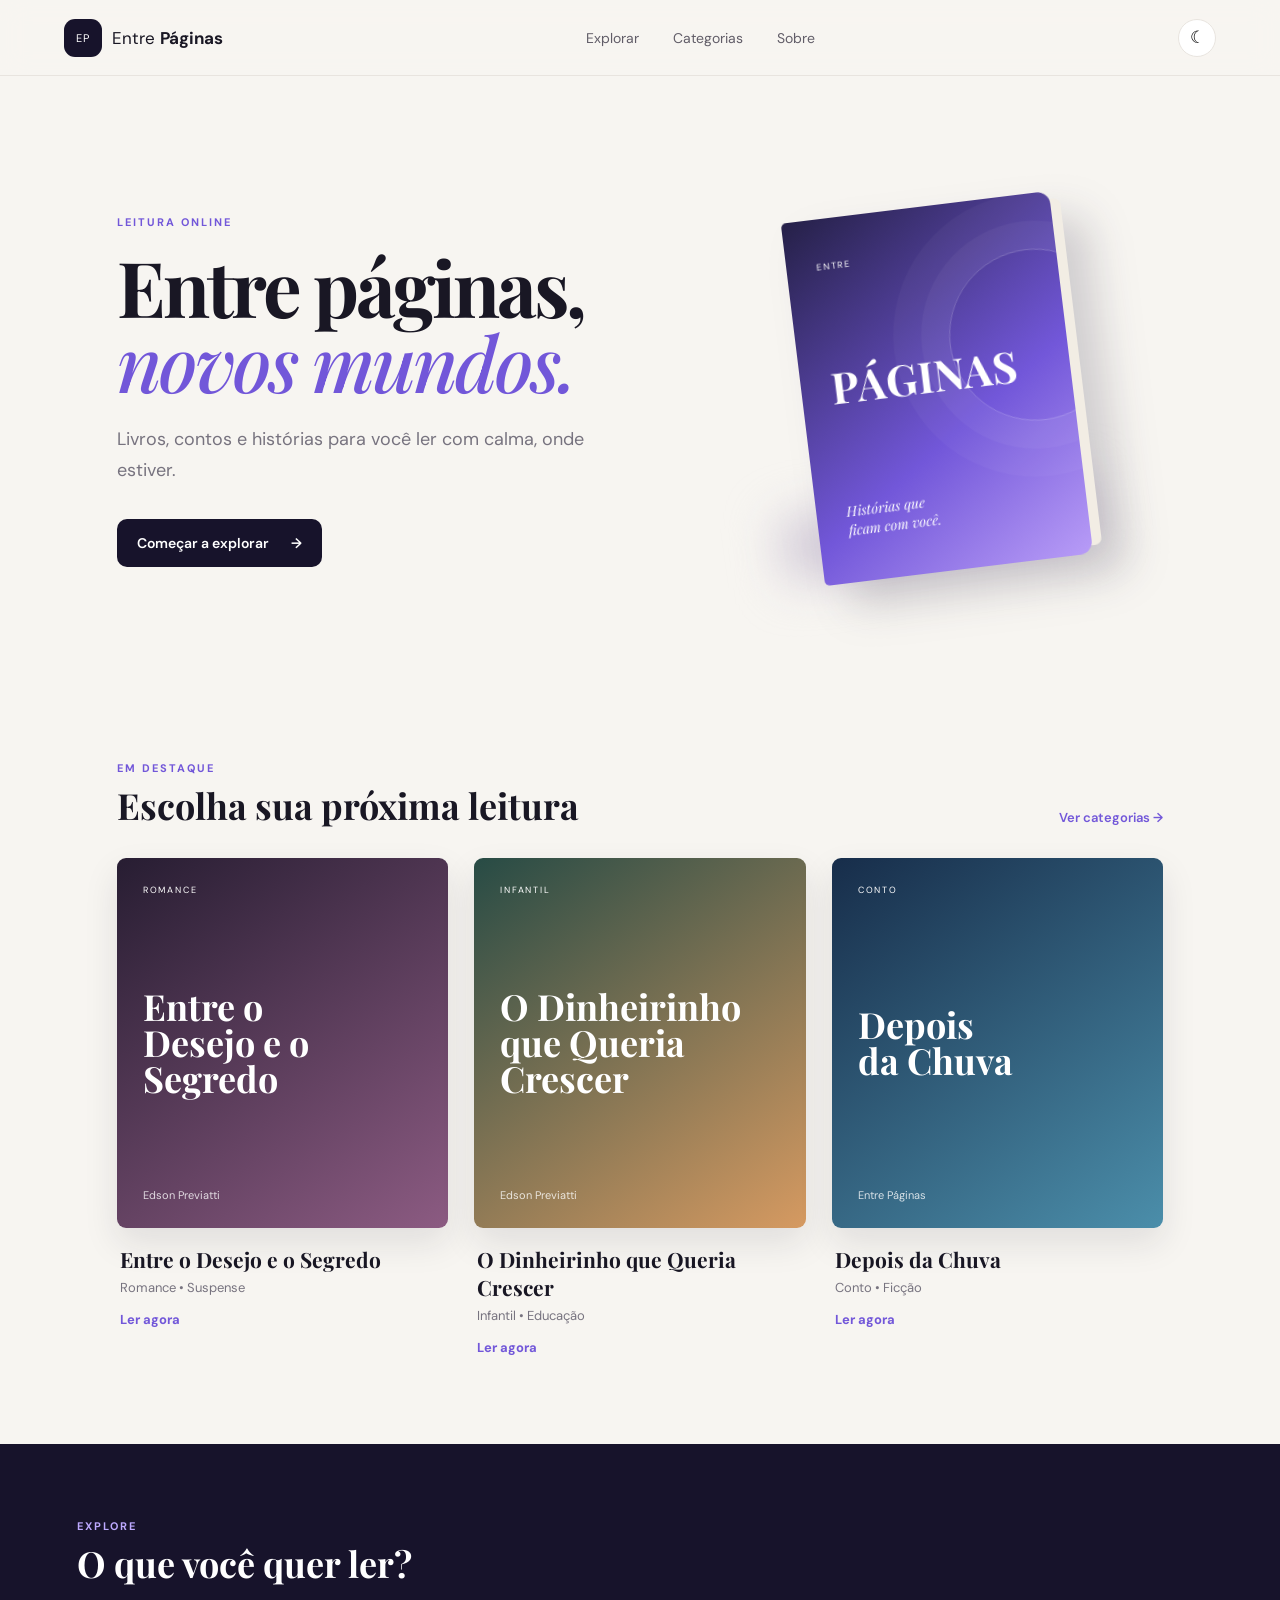
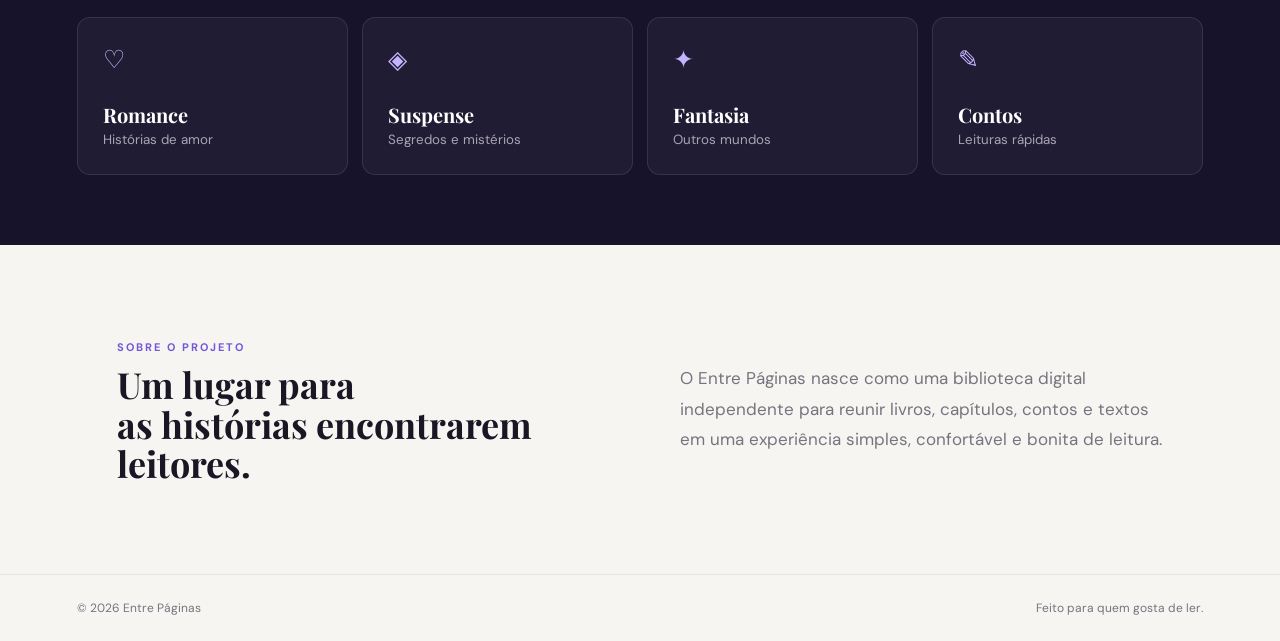
<file: index.html>
<!DOCTYPE html>
<html lang="pt-BR">
<head>
<meta charset="UTF-8">
<meta name="viewport" content="width=device-width, initial-scale=1.0">
<title>Entre Páginas — Leia histórias que ficam</title>
<meta name="description" content="Entre Páginas: uma biblioteca online de livros, histórias, contos e textos para ler no seu ritmo.">
<meta name="theme-color" content="#17132b">
<link rel="preconnect" href="https://fonts.googleapis.com">
<link rel="preconnect" href="https://fonts.gstatic.com" crossorigin>
<link href="https://fonts.googleapis.com/css2?family=DM+Sans:wght@400;500;600;700&family=Playfair+Display:wght@500;600;700&display=swap" rel="stylesheet">
<link rel="stylesheet" href="style.css">
</head>
<body>
<header class="topbar">
  <a class="brand" href="index.html"><span class="brand-mark">EP</span><span>Entre <b>Páginas</b></span></a>
  <nav><a href="#explorar">Explorar</a><a href="#categorias">Categorias</a><a href="#sobre">Sobre</a></nav>
  <button class="theme-btn" id="themeBtn" aria-label="Alternar tema">☾</button>
</header>

<main>
<section class="hero">
  <div class="hero-copy">
    <span class="eyebrow">LEITURA ONLINE</span>
    <h1>Entre páginas,<br><em>novos mundos.</em></h1>
    <p>Livros, contos e histórias para você ler com calma, onde estiver.</p>
    <a class="primary-btn" href="#explorar">Começar a explorar <span>→</span></a>
  </div>
  <div class="hero-art" aria-hidden="true">
    <div class="book-shadow"></div>
    <div class="book">
      <div class="book-cover">
        <small>ENTRE</small><strong>PÁGINAS</strong><i>Histórias que<br>ficam com você.</i>
      </div>
      <div class="book-page"></div>
    </div>
  </div>
</section>

<section class="section" id="explorar">
  <div class="section-head"><div><span class="eyebrow">EM DESTAQUE</span><h2>Escolha sua próxima leitura</h2></div><a href="#categorias">Ver categorias →</a></div>
  <div class="cards">
    <article class="book-card">
      <a href="leitor.html?livro=entre-o-desejo-e-o-segredo" class="cover cover-one"><span>ROMANCE</span><strong>Entre o<br>Desejo e o<br>Segredo</strong><small>Edson Previatti</small></a>
      <div class="card-info"><h3>Entre o Desejo e o Segredo</h3><p>Romance • Suspense</p><a href="leitor.html?livro=entre-o-desejo-e-o-segredo">Ler agora</a></div>
    </article>
    <article class="book-card">
      <a href="leitor.html?livro=o-dinheirinho" class="cover cover-two"><span>INFANTIL</span><strong>O Dinheirinho<br>que Queria<br>Crescer</strong><small>Edson Previatti</small></a>
      <div class="card-info"><h3>O Dinheirinho que Queria Crescer</h3><p>Infantil • Educação</p><a href="leitor.html?livro=o-dinheirinho">Ler agora</a></div>
    </article>
    <article class="book-card">
      <a href="leitor.html?livro=primeiro-capitulo" class="cover cover-three"><span>CONTO</span><strong>Depois<br>da Chuva</strong><small>Entre Páginas</small></a>
      <div class="card-info"><h3>Depois da Chuva</h3><p>Conto • Ficção</p><a href="leitor.html?livro=primeiro-capitulo">Ler agora</a></div>
    </article>
  </div>
</section>

<section class="categories" id="categorias">
  <div class="section-head"><div><span class="eyebrow">EXPLORE</span><h2>O que você quer ler?</h2></div></div>
  <div class="category-grid">
    <a href="#explorar"><span>♡</span><b>Romance</b><small>Histórias de amor</small></a>
    <a href="#explorar"><span>◈</span><b>Suspense</b><small>Segredos e mistérios</small></a>
    <a href="#explorar"><span>✦</span><b>Fantasia</b><small>Outros mundos</small></a>
    <a href="#explorar"><span>✎</span><b>Contos</b><small>Leituras rápidas</small></a>
  </div>
</section>

<section class="about" id="sobre">
  <div><span class="eyebrow">SOBRE O PROJETO</span><h2>Um lugar para<br>as histórias encontrarem leitores.</h2></div>
  <p>O Entre Páginas nasce como uma biblioteca digital independente para reunir livros, capítulos, contos e textos em uma experiência simples, confortável e bonita de leitura.</p>
</section>
</main>

<footer><span>© 2026 Entre Páginas</span><span>Feito para quem gosta de ler.</span></footer>
<script src="script.js"></script>
</body>
</html>
</file>
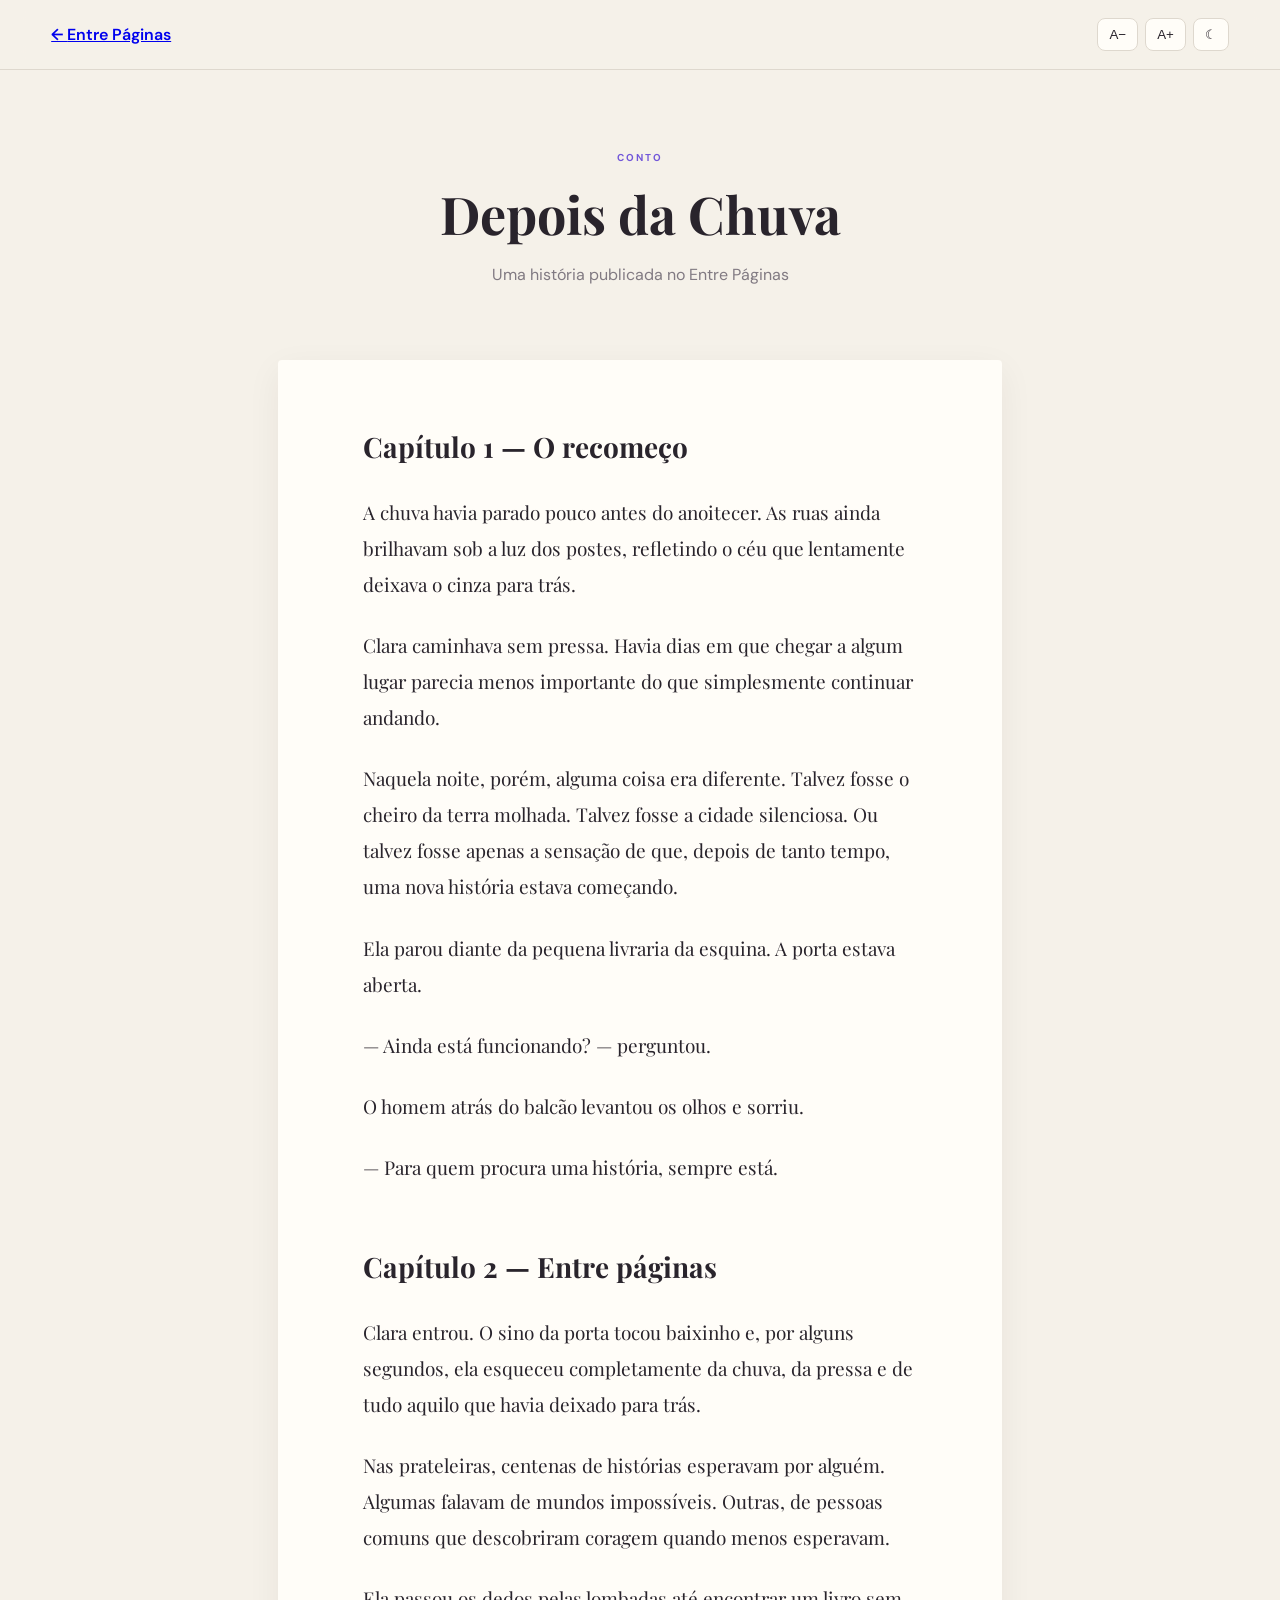
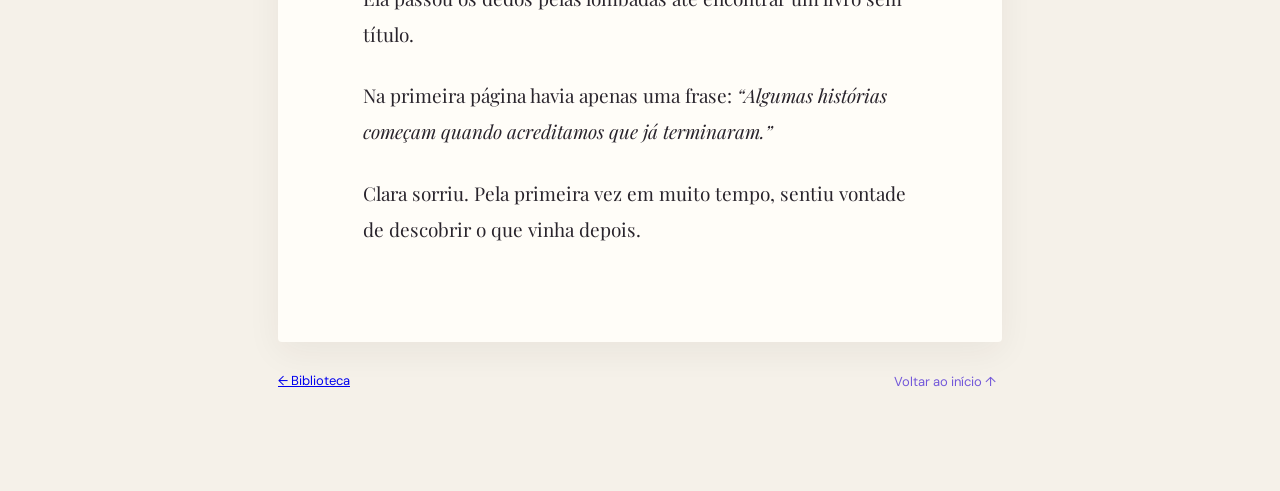
<file: leitor.html>
<!DOCTYPE html>
<html lang="pt-BR">
<head><meta charset="UTF-8"><meta name="viewport" content="width=device-width,initial-scale=1.0"><title>Leitor — Entre Páginas</title><meta name="description" content="Leitor online do Entre Páginas."><link rel="preconnect" href="https://fonts.googleapis.com"><link rel="preconnect" href="https://fonts.gstatic.com" crossorigin><link href="https://fonts.googleapis.com/css2?family=DM+Sans:wght@400;500;600&family=Playfair+Display:wght@500;600&display=swap" rel="stylesheet"><link rel="stylesheet" href="leitor.css"></head>
<body>
<header><a href="index.html" class="back">← <span>Entre Páginas</span></a><div class="reader-tools"><button id="minus">A−</button><button id="plus">A+</button><button id="readerTheme">☾</button></div></header>
<main class="reader"><div class="book-meta"><span>CONTO</span><h1>Depois da Chuva</h1><p>Uma história publicada no Entre Páginas</p></div><article id="text">
<h2>Capítulo 1 — O recomeço</h2>
<p>A chuva havia parado pouco antes do anoitecer. As ruas ainda brilhavam sob a luz dos postes, refletindo o céu que lentamente deixava o cinza para trás.</p>
<p>Clara caminhava sem pressa. Havia dias em que chegar a algum lugar parecia menos importante do que simplesmente continuar andando.</p>
<p>Naquela noite, porém, alguma coisa era diferente. Talvez fosse o cheiro da terra molhada. Talvez fosse a cidade silenciosa. Ou talvez fosse apenas a sensação de que, depois de tanto tempo, uma nova história estava começando.</p>
<p>Ela parou diante da pequena livraria da esquina. A porta estava aberta.</p>
<p>— Ainda está funcionando? — perguntou.</p>
<p>O homem atrás do balcão levantou os olhos e sorriu.</p>
<p>— Para quem procura uma história, sempre está.</p>
<h2>Capítulo 2 — Entre páginas</h2>
<p>Clara entrou. O sino da porta tocou baixinho e, por alguns segundos, ela esqueceu completamente da chuva, da pressa e de tudo aquilo que havia deixado para trás.</p>
<p>Nas prateleiras, centenas de histórias esperavam por alguém. Algumas falavam de mundos impossíveis. Outras, de pessoas comuns que descobriram coragem quando menos esperavam.</p>
<p>Ela passou os dedos pelas lombadas até encontrar um livro sem título.</p>
<p>Na primeira página havia apenas uma frase: <em>“Algumas histórias começam quando acreditamos que já terminaram.”</em></p>
<p>Clara sorriu. Pela primeira vez em muito tempo, sentiu vontade de descobrir o que vinha depois.</p>
</article>
<div class="reader-nav"><a href="index.html">← Biblioteca</a><button onclick="window.scrollTo({top:0,behavior:'smooth'})">Voltar ao início ↑</button></div></main>
<script src="leitor.js"></script></body></html>
</file>
<file: style.css>
:root{--bg:#f7f5f1;--surface:#fff;--text:#191724;--muted:#77737f;--accent:#7257d9;--accent2:#b89cf7;--line:#e8e4df;--dark:#17132b}*{box-sizing:border-box}html{scroll-behavior:smooth}body{margin:0;background:var(--bg);color:var(--text);font-family:"DM Sans",sans-serif}a{text-decoration:none;color:inherit}.topbar{height:76px;display:flex;align-items:center;justify-content:space-between;padding:0 max(5vw,24px);background:rgba(247,245,241,.88);backdrop-filter:blur(14px);position:sticky;top:0;z-index:10;border-bottom:1px solid var(--line)}.brand{display:flex;align-items:center;gap:10px;font-size:17px}.brand-mark{display:grid;place-items:center;width:38px;height:38px;border-radius:11px;background:var(--dark);color:#fff;font-size:11px;letter-spacing:.08em}.brand b{font-weight:700}.topbar nav{display:flex;gap:34px;color:#615d68;font-size:14px}.topbar nav a:hover{color:var(--accent)}.theme-btn{border:1px solid var(--line);background:var(--surface);width:38px;height:38px;border-radius:50%;cursor:pointer;font-size:17px}.hero{max-width:1200px;margin:auto;min-height:610px;padding:85px 6vw 70px;display:grid;grid-template-columns:1.1fr .9fr;align-items:center;gap:40px}.eyebrow{font-size:11px;letter-spacing:.18em;font-weight:700;color:var(--accent)}h1,h2,h3{font-family:"Playfair Display",serif}h1{font-size:clamp(50px,6vw,82px);line-height:.98;margin:18px 0 25px;letter-spacing:-.04em}h1 em{color:var(--accent);font-weight:500}h2{font-size:36px;line-height:1.1;margin:9px 0 0}.hero-copy>p{max-width:490px;color:var(--muted);font-size:18px;line-height:1.7;margin-bottom:34px}.primary-btn{display:inline-flex;gap:22px;align-items:center;background:var(--dark);color:#fff;border-radius:10px;padding:15px 20px;font-weight:600;font-size:14px;transition:.2s}.primary-btn:hover{transform:translateY(-2px);background:var(--accent)}.hero-art{height:430px;position:relative;display:grid;place-items:center}.book-shadow{position:absolute;width:310px;height:60px;background:#cfc7d6;filter:blur(25px);bottom:45px;transform:rotate(-8deg)}.book{position:relative;width:270px;height:365px;transform:rotate(-7deg);filter:drop-shadow(25px 25px 20px rgba(34,25,54,.18))}.book-cover{height:100%;border-radius:5px 13px 13px 5px;padding:42px 30px;color:#fff;background:linear-gradient(145deg,#252047,#7257d9 60%,#b89cf7);display:flex;flex-direction:column;justify-content:space-between;position:relative;overflow:hidden}.book-cover:after{content:"";position:absolute;width:170px;height:170px;border-radius:50%;border:1px solid rgba(255,255,255,.22);right:-55px;top:55px;box-shadow:0 0 0 28px rgba(255,255,255,.04),0 0 0 56px rgba(255,255,255,.03)}.book-cover small,.cover span{font-size:9px;letter-spacing:.2em}.book-cover strong{font-family:"Playfair Display";font-size:43px;line-height:.88}.book-cover i{font-family:"Playfair Display";font-size:14px;line-height:1.4}.book-page{position:absolute;right:-10px;top:8px;height:349px;width:18px;background:#f2ede4;border-radius:0 7px 7px 0;z-index:-1}.section,.categories{max-width:1200px;margin:auto;padding:70px 6vw}.section-head{display:flex;align-items:end;justify-content:space-between;margin-bottom:32px}.section-head>a{color:var(--accent);font-size:13px;font-weight:600}.cards{display:grid;grid-template-columns:repeat(3,1fr);gap:26px}.book-card{min-width:0}.cover{height:370px;border-radius:9px;display:flex;flex-direction:column;justify-content:space-between;padding:26px;overflow:hidden;position:relative;color:#fff;box-shadow:0 15px 35px rgba(30,25,45,.1);transition:.25s}.cover:hover{transform:translateY(-6px);box-shadow:0 20px 45px rgba(30,25,45,.16)}.cover strong{font-family:"Playfair Display";font-size:36px;line-height:1}.cover small{font-size:11px;opacity:.8}.cover-one{background:linear-gradient(145deg,#271d32,#8c5b82)}.cover-two{background:linear-gradient(145deg,#274b45,#d69a61)}.cover-three{background:linear-gradient(145deg,#172d4a,#4b8eaa)}.card-info{padding:17px 3px}.card-info h3{font-size:21px;margin:0 0 6px}.card-info p{margin:0 0 12px;color:var(--muted);font-size:13px}.card-info a{font-size:13px;color:var(--accent);font-weight:700}.categories{background:var(--dark);max-width:none;padding-left:max(6vw,24px);padding-right:max(6vw,24px);color:#fff}.categories>*,.about{max-width:1200px;margin-left:auto;margin-right:auto}.categories .eyebrow{color:#bda9ff}.category-grid{display:grid;grid-template-columns:repeat(4,1fr);gap:14px;margin-top:34px}.category-grid a{padding:25px;border:1px solid rgba(255,255,255,.1);border-radius:13px;background:rgba(255,255,255,.04);transition:.2s}.category-grid a:hover{background:rgba(255,255,255,.09);transform:translateY(-3px)}.category-grid span{display:block;font-size:25px;color:#c4b4ff;margin-bottom:25px}.category-grid b{display:block;font-family:"Playfair Display";font-size:20px}.category-grid small{color:#aaa4b4}.about{padding:90px 6vw;display:grid;grid-template-columns:1fr 1fr;gap:80px}.about p{color:var(--muted);font-size:17px;line-height:1.8;margin:0;padding-top:28px}footer{border-top:1px solid var(--line);padding:25px 6vw;display:flex;justify-content:space-between;color:var(--muted);font-size:12px}@media(max-width:800px){.topbar nav{display:none}.hero{grid-template-columns:1fr;padding-top:55px}.hero-art{height:380px}.cards{grid-template-columns:1fr 1fr}.category-grid{grid-template-columns:1fr 1fr}.about{grid-template-columns:1fr;gap:10px}}@media(max-width:520px){.cards{grid-template-columns:1fr}.cover{height:430px}.hero-art{transform:scale(.85);margin-top:-20px}.about{padding:70px 6vw}footer{flex-direction:column;gap:8px}}body.dark{--bg:#0e0c14;--surface:#17141f;--text:#f4f1f8;--muted:#a8a3ae;--line:#2b2733}body.dark .topbar{background:rgba(14,12,20,.88)}body.dark .theme-btn{color:#fff}
</file>
<file: leitor.css>
:root{--bg:#f5f1e9;--paper:#fffdf8;--text:#29242c;--muted:#817a82;--accent:#7257d9;--line:#ded8ce}*{box-sizing:border-box}body{margin:0;background:var(--bg);color:var(--text);font-family:"DM Sans",sans-serif}header{height:70px;display:flex;justify-content:space-between;align-items:center;padding:0 max(4vw,20px);border-bottom:1px solid var(--line);background:rgba(245,241,233,.9);backdrop-filter:blur(12px);position:sticky;top:0;z-index:5}.back{font-weight:600}.reader-tools{display:flex;gap:7px}.reader-tools button{border:1px solid var(--line);background:var(--paper);border-radius:8px;padding:8px 11px;cursor:pointer;color:var(--text)}.reader{max-width:780px;margin:auto;padding:75px 28px 100px}.book-meta{text-align:center;margin-bottom:75px}.book-meta span{font-size:10px;letter-spacing:.2em;color:var(--accent);font-weight:700}.book-meta h1{font-family:"Playfair Display";font-size:52px;margin:13px 0}.book-meta p{color:var(--muted)}article{background:var(--paper);padding:70px clamp(28px,8vw,85px);box-shadow:0 10px 35px rgba(45,37,29,.06);border-radius:4px;font-family:"Playfair Display",serif;font-size:19px;line-height:1.9}article h2{font-size:28px;line-height:1.2;margin:0 0 30px}article p{margin:0 0 25px}article h2:not(:first-child){margin-top:65px}.reader-nav{display:flex;justify-content:space-between;margin-top:30px;font-size:13px}.reader-nav button{border:0;background:none;color:var(--accent);font:inherit;cursor:pointer}@media(max-width:600px){.reader{padding:45px 12px 70px}.book-meta{margin-bottom:40px}.book-meta h1{font-size:40px}article{padding:45px 25px;font-size:18px;line-height:1.8}}body.dark{--bg:#111016;--paper:#1b1820;--text:#eee9f0;--muted:#aaa3ae;--line:#302b35}body.dark header{background:rgba(17,16,22,.9)}
</file>
